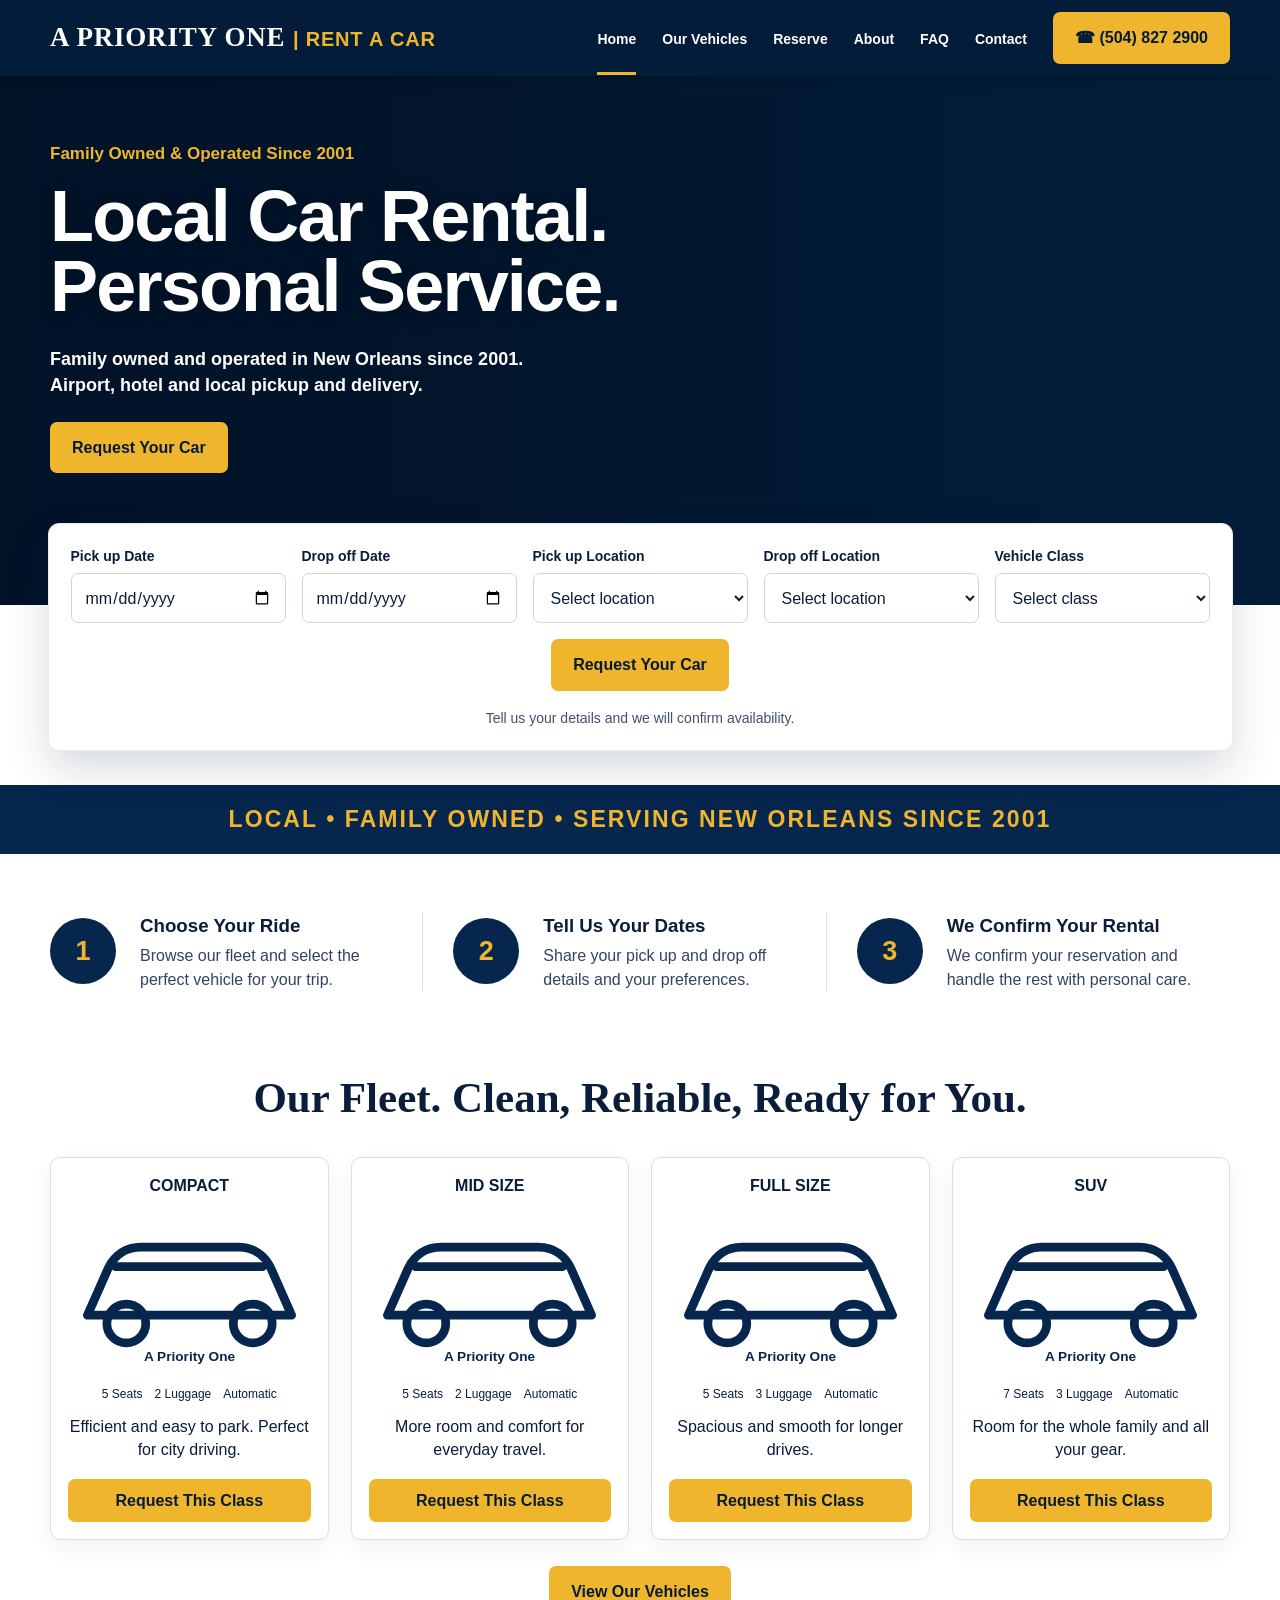
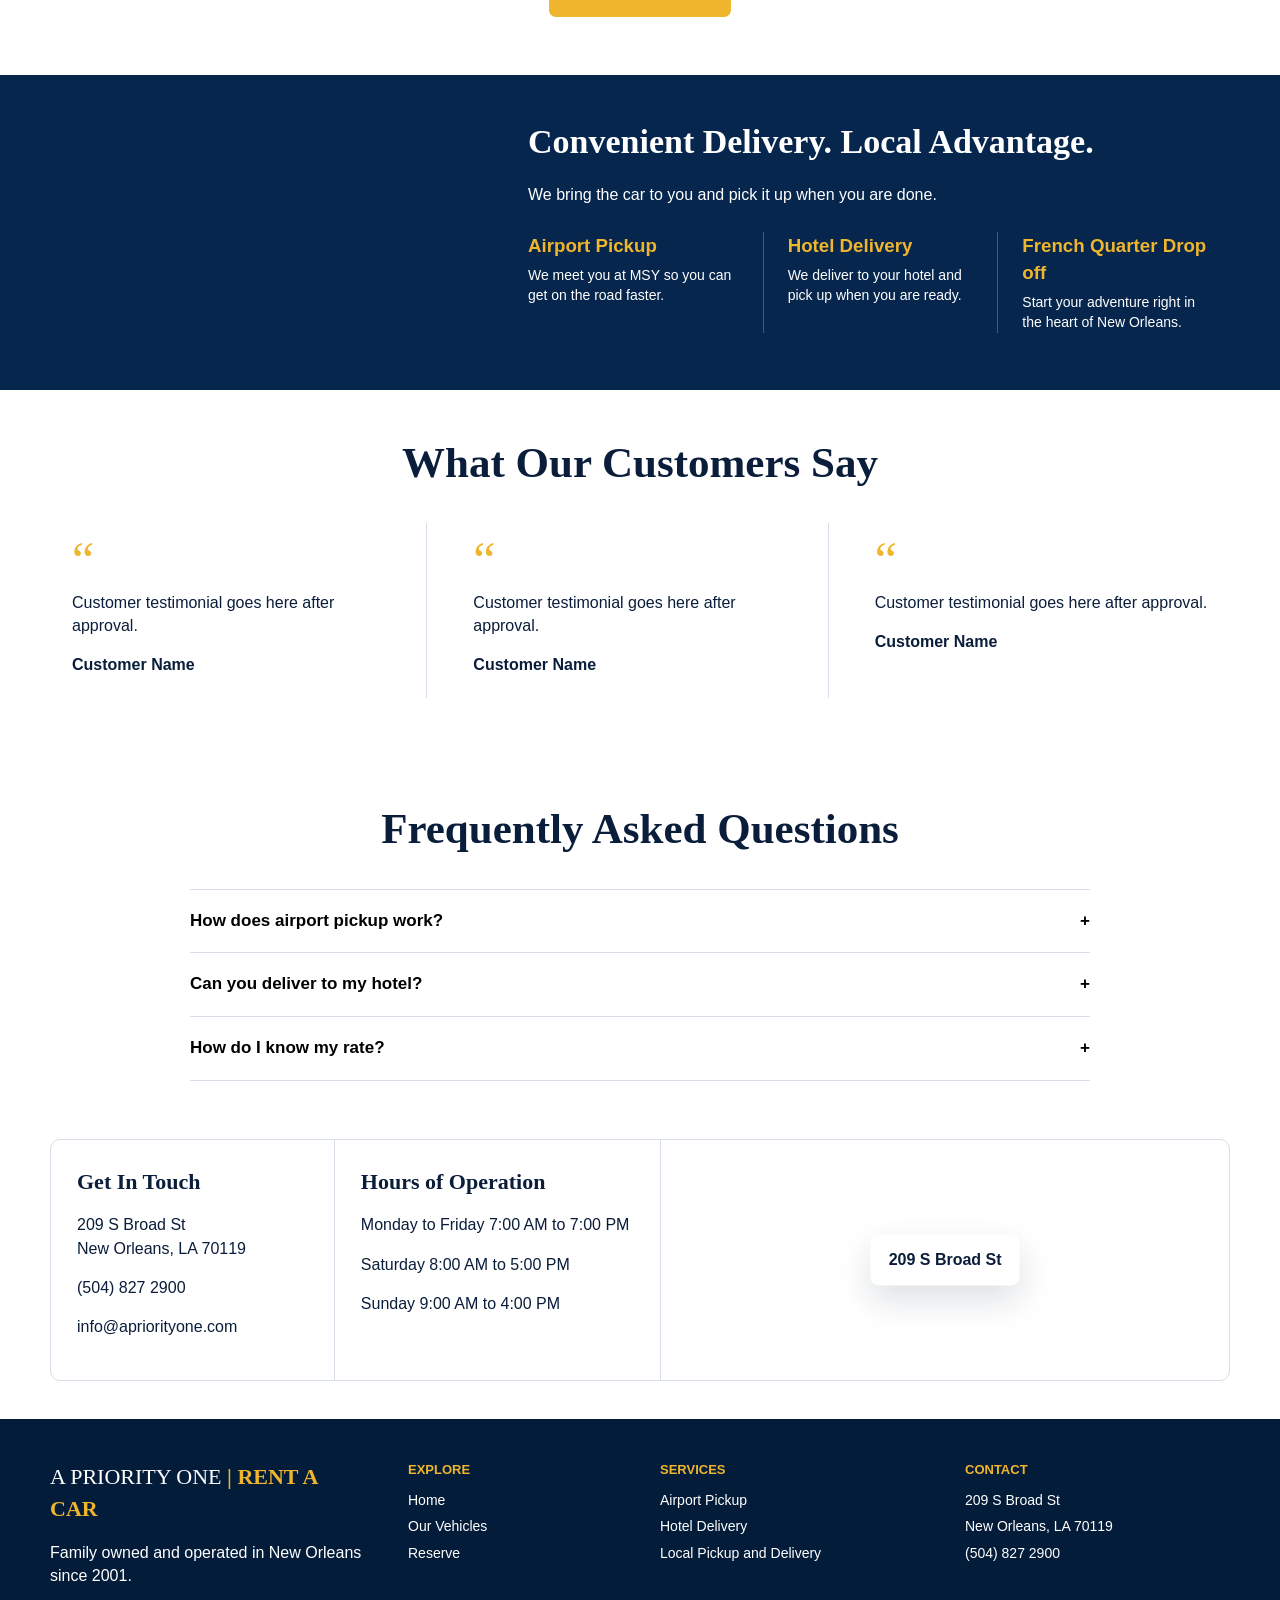
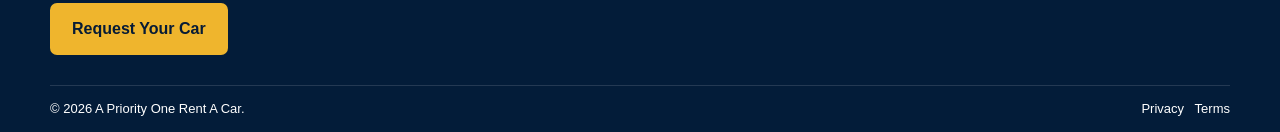
<file: index.html>
<!doctype html><html lang="en"><head><meta charset="utf-8"><meta name="viewport" content="width=device-width,initial-scale=1"><meta name="description" content="A Priority One Rent A Car in New Orleans. Family owned local car rentals with airport, hotel and local pickup and delivery."><title>A Priority One Rent A Car | New Orleans</title><link rel="stylesheet" href="/styles.css"></head><body class="home"><header class="site-header"><div class="container nav"><a class="brand" href="/">A PRIORITY ONE <strong>| RENT A CAR</strong></a><button class="menu-btn" data-menu-toggle aria-label="Open menu">☰</button><nav class="nav-links" data-nav-links><a class="active" href="/">Home</a><a href="/vehicles">Our Vehicles</a><a href="/reserve">Reserve</a><a href="#about">About</a><a href="#faq">FAQ</a><a href="#contact">Contact</a></nav><a class="phone-btn" href="tel:+15048272900">☎ (504) 827 2900</a></div></header><main><section class="hero hero-home"><div class="hero-content"><div class="hero-kicker">Family Owned &amp; Operated Since 2001</div><h1>Local Car Rental.<br>Personal Service.</h1><p>Family owned and operated in New Orleans since 2001.<br>Airport, hotel and local pickup and delivery.</p><a class="btn" href="/reserve">Request Your Car</a></div></section><form class="request-panel" data-reservation-form data-flow="quick"><div class="request-grid"><div class="field"><label>Pick up Date</label><input name="pickupDate" type="date" required></div><div class="field"><label>Drop off Date</label><input name="dropoffDate" type="date" required></div><div class="field"><label>Pick up Location</label><select name="pickupLocation" required><option value="">Select location</option><option>MSY Airport</option><option>Hotel Delivery</option><option>209 S Broad St</option><option>French Quarter</option><option>Other Local Address</option></select></div><div class="field"><label>Drop off Location</label><select name="dropoffLocation" required><option value="">Select location</option><option>MSY Airport</option><option>Hotel Pickup</option><option>209 S Broad St</option><option>French Quarter</option><option>Other Local Address</option></select></div><div class="field"><label>Vehicle Class</label><select name="vehicleClass" required><option value="">Select class</option><option>Compact</option><option>Mid size</option><option>Full size</option><option>SUV</option></select></div></div><div style="text-align:center;margin-top:16px"><button class="btn" type="submit">Request Your Car</button></div><p class="request-note">Tell us your details and we will confirm availability.</p></form><div class="brand-band">Local • Family Owned • Serving New Orleans Since 2001</div><section class="section"><div class="container steps"><div class="step"><div class="step-num">1</div><div><h3>Choose Your Ride</h3><p>Browse our fleet and select the perfect vehicle for your trip.</p></div></div><div class="step"><div class="step-num">2</div><div><h3>Tell Us Your Dates</h3><p>Share your pick up and drop off details and your preferences.</p></div></div><div class="step"><div class="step-num">3</div><div><h3>We Confirm Your Rental</h3><p>We confirm your reservation and handle the rest with personal care.</p></div></div></div></section><section class="section" style="padding-top:18px"><div class="container"><h2 class="section-title">Our Fleet. Clean, Reliable, Ready for You.</h2><div class="fleet-grid"><article class="vehicle-card"><div class="vehicle-top"><p class="eyebrow">Compact</p></div><div class="vehicle-image-wrap"><img class="vehicle-image" alt="Compact sedan" src="https://raw.githubusercontent.com/knoxkiminou1-byte/aafc-lander/a-priority-one-rent-a-car/priority-one-site/site/assets/fleet-1.webp"></div><div class="vehicle-meta"><span>5 Seats</span><span>2 Luggage</span><span>Automatic</span></div><p class="vehicle-desc">Efficient and easy to park. Perfect for city driving.</p><button class="btn" data-request-class="Compact">Request This Class</button></article><article class="vehicle-card"><div class="vehicle-top"><p class="eyebrow">Mid size</p></div><div class="vehicle-image-wrap"><img class="vehicle-image" alt="Mid size sedan" src="https://raw.githubusercontent.com/knoxkiminou1-byte/aafc-lander/a-priority-one-rent-a-car/priority-one-site/site/assets/fleet-2.webp"></div><div class="vehicle-meta"><span>5 Seats</span><span>2 Luggage</span><span>Automatic</span></div><p class="vehicle-desc">More room and comfort for everyday travel.</p><button class="btn" data-request-class="Mid size">Request This Class</button></article><article class="vehicle-card"><div class="vehicle-top"><p class="eyebrow">Full size</p></div><div class="vehicle-image-wrap"><img class="vehicle-image" alt="Full size sedan" src="https://raw.githubusercontent.com/knoxkiminou1-byte/aafc-lander/a-priority-one-rent-a-car/priority-one-site/site/assets/fleet-3.webp"></div><div class="vehicle-meta"><span>5 Seats</span><span>3 Luggage</span><span>Automatic</span></div><p class="vehicle-desc">Spacious and smooth for longer drives.</p><button class="btn" data-request-class="Full size">Request This Class</button></article><article class="vehicle-card"><div class="vehicle-top"><p class="eyebrow">SUV</p></div><div class="vehicle-image-wrap"><img class="vehicle-image" alt="SUV" src="https://raw.githubusercontent.com/knoxkiminou1-byte/aafc-lander/a-priority-one-rent-a-car/priority-one-site/site/assets/fleet-4.webp"></div><div class="vehicle-meta"><span>7 Seats</span><span>3 Luggage</span><span>Automatic</span></div><p class="vehicle-desc">Room for the whole family and all your gear.</p><button class="btn" data-request-class="SUV">Request This Class</button></article></div><div class="fleet-cta"><a class="btn" href="/vehicles">View Our Vehicles</a></div></div></section><section class="service-split" id="about"><div class="service-photo"></div><div class="service-copy"><h2>Convenient Delivery. Local Advantage.</h2><p>We bring the car to you and pick it up when you are done.</p><div class="service-features"><div class="service-feature"><h3>Airport Pickup</h3><p>We meet you at MSY so you can get on the road faster.</p></div><div class="service-feature"><h3>Hotel Delivery</h3><p>We deliver to your hotel and pick up when you are ready.</p></div><div class="service-feature"><h3>French Quarter Drop off</h3><p>Start your adventure right in the heart of New Orleans.</p></div></div></div></section><section class="testimonials"><div class="container"><h2 class="section-title">What Our Customers Say</h2><div class="testimonial-row"><div class="quote"><div class="quote-mark">“</div><p>Customer testimonial goes here after approval.</p><strong>Customer Name</strong></div><div class="quote"><div class="quote-mark">“</div><p>Customer testimonial goes here after approval.</p><strong>Customer Name</strong></div><div class="quote"><div class="quote-mark">“</div><p>Customer testimonial goes here after approval.</p><strong>Customer Name</strong></div></div></div></section><section class="section" id="faq"><div class="container"><h2 class="section-title">Frequently Asked Questions</h2><div class="faq-grid"><div class="faq-item"><button class="faq-question"><span>How does airport pickup work?</span><span>+</span></button><div class="faq-answer">Submit your trip details and the local team will coordinate your MSY pickup directly with you.</div></div><div class="faq-item"><button class="faq-question"><span>Can you deliver to my hotel?</span><span>+</span></button><div class="faq-answer">Yes. Hotel delivery and pickup are available. Share the hotel in your request so the team can confirm timing.</div></div><div class="faq-item"><button class="faq-question"><span>How do I know my rate?</span><span>+</span></button><div class="faq-answer">Send your dates, location and vehicle class. A Priority One will confirm availability and your rate personally.</div></div></div></div></section><section class="contact-strip" id="contact"><div class="contact-box"><h3>Get In Touch</h3><p>209 S Broad St<br>New Orleans, LA 70119</p><p><a href="tel:+15048272900">(504) 827 2900</a></p><p><a href="mailto:info@apriorityone.com">info@apriorityone.com</a></p></div><div class="contact-box"><h3>Hours of Operation</h3><p>Monday to Friday 7:00 AM to 7:00 PM</p><p>Saturday 8:00 AM to 5:00 PM</p><p>Sunday 9:00 AM to 4:00 PM</p></div><a class="map-box" target="_blank" rel="noopener" href="https://www.google.com/maps/search/?api=1&query=209+S+Broad+St+New+Orleans+LA+70119"><iframe title="Map to A Priority One" loading="lazy" src="https://www.google.com/maps?q=209%20S%20Broad%20St%2C%20New%20Orleans%2C%20LA%2070119&output=embed"></iframe><span class="map-pin">209 S Broad St</span></a></section></main><footer class="site-footer"><div class="container footer-top"><div><div class="footer-brand">A PRIORITY ONE <strong>| RENT A CAR</strong></div><p>Family owned and operated in New Orleans since 2001.</p><a class="btn" href="/reserve">Request Your Car</a></div><div class="footer-col"><h4>Explore</h4><a href="/">Home</a><a href="/vehicles">Our Vehicles</a><a href="/reserve">Reserve</a></div><div class="footer-col"><h4>Services</h4><p>Airport Pickup</p><p>Hotel Delivery</p><p>Local Pickup and Delivery</p></div><div class="footer-col"><h4>Contact</h4><p>209 S Broad St</p><p>New Orleans, LA 70119</p><p>(504) 827 2900</p></div></div><div class="container footer-bottom"><span>© 2026 A Priority One Rent A Car.</span><span><a href="/privacy">Privacy</a> &nbsp; <a href="/terms">Terms</a></span></div></footer><div class="mobile-actions"><a href="tel:+15048272900">Call</a><a href="/reserve">Request Your Car</a></div><script src="/script.js"></script></body></html>
</file>
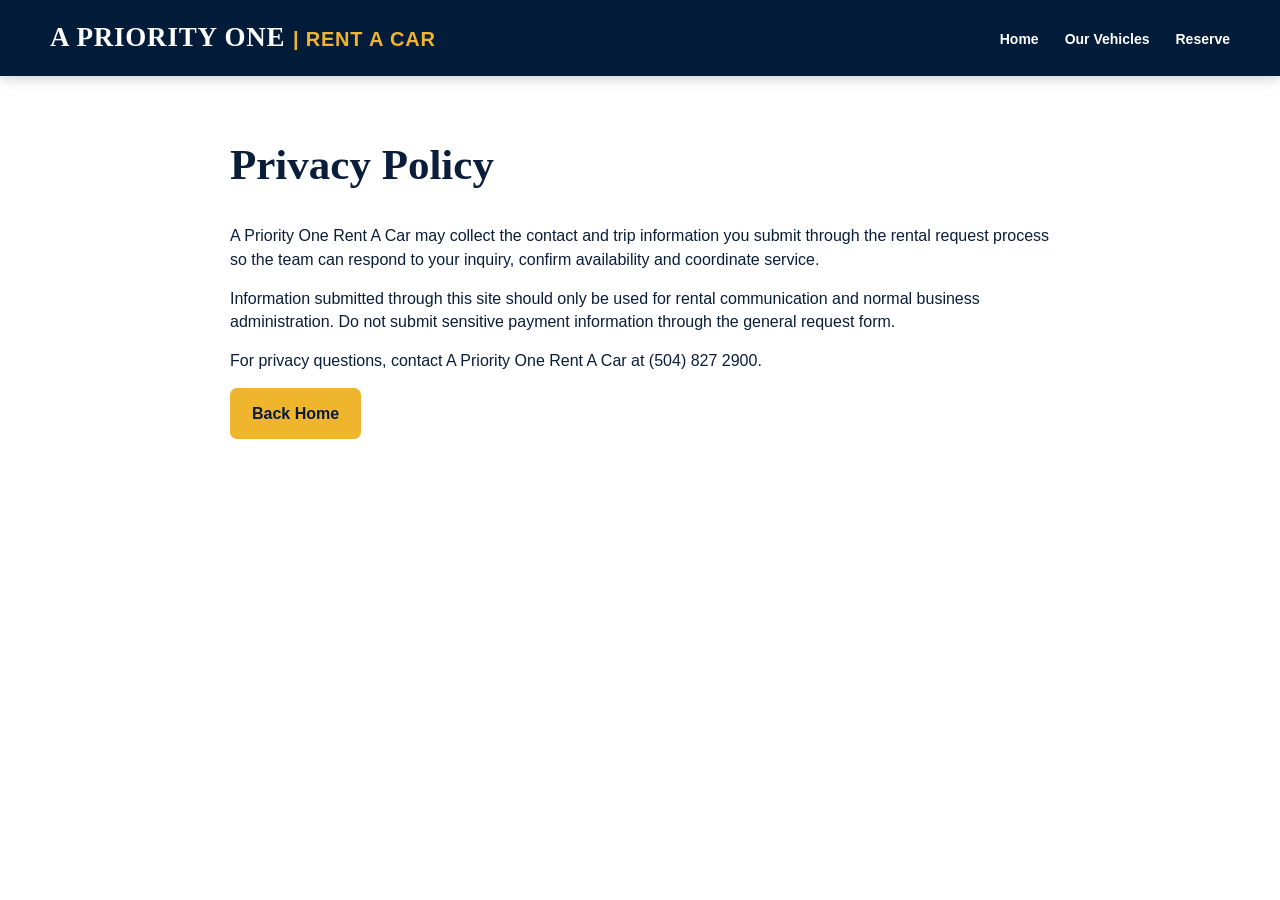
<file: privacy.html>
<!doctype html><html lang="en"><head><meta charset="utf-8"><meta name="viewport" content="width=device-width,initial-scale=1"><title>Privacy | A Priority One Rent A Car</title><link rel="stylesheet" href="/styles.css"></head><body><header class="site-header"><div class="container nav"><a class="brand" href="/">A PRIORITY ONE <strong>| RENT A CAR</strong></a><nav class="nav-links" style="margin-left:auto"><a href="/">Home</a><a href="/vehicles">Our Vehicles</a><a href="/reserve">Reserve</a></nav></div></header><main class="section"><div class="container" style="max-width:820px"><h1 class="section-title" style="text-align:left">Privacy Policy</h1><p>A Priority One Rent A Car may collect the contact and trip information you submit through the rental request process so the team can respond to your inquiry, confirm availability and coordinate service.</p><p>Information submitted through this site should only be used for rental communication and normal business administration. Do not submit sensitive payment information through the general request form.</p><p>For privacy questions, contact A Priority One Rent A Car at <a href="tel:+15048272900">(504) 827 2900</a>.</p><p><a class="btn" href="/">Back Home</a></p></div></main></body></html>
</file>
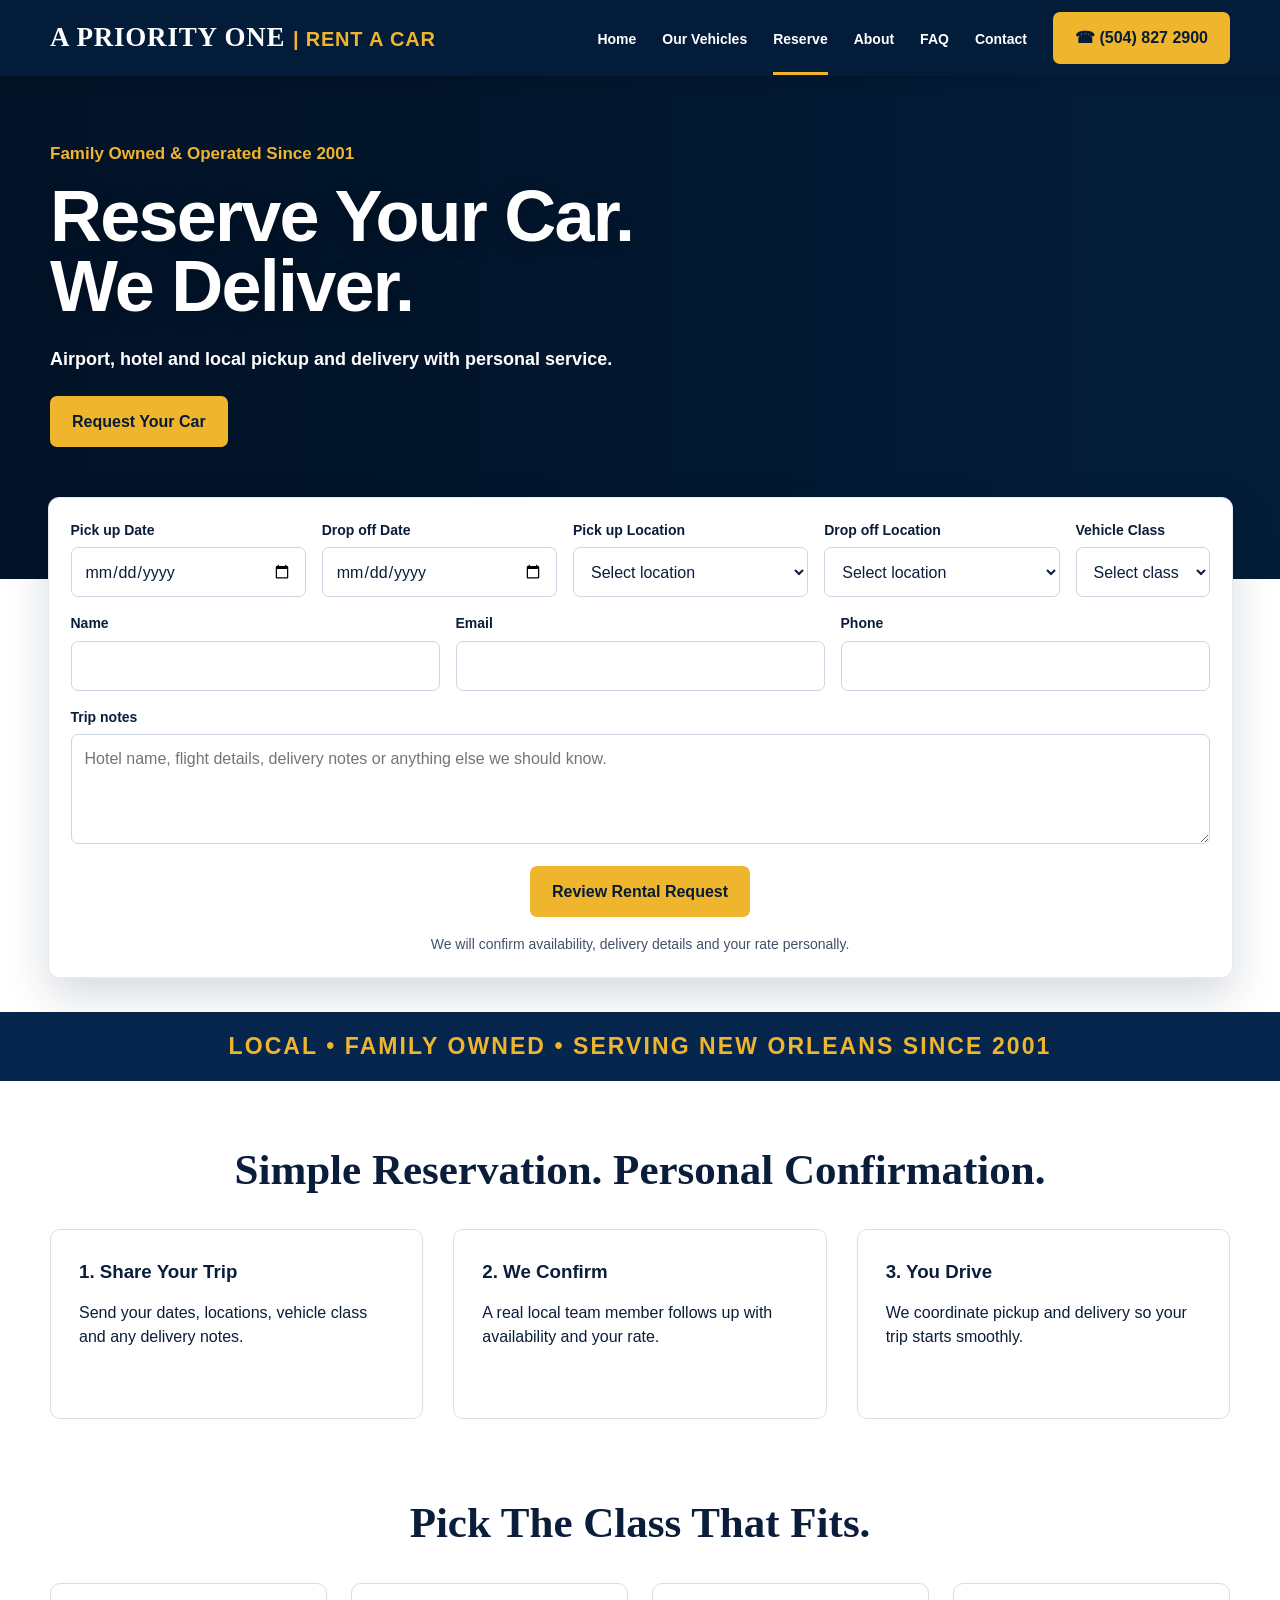
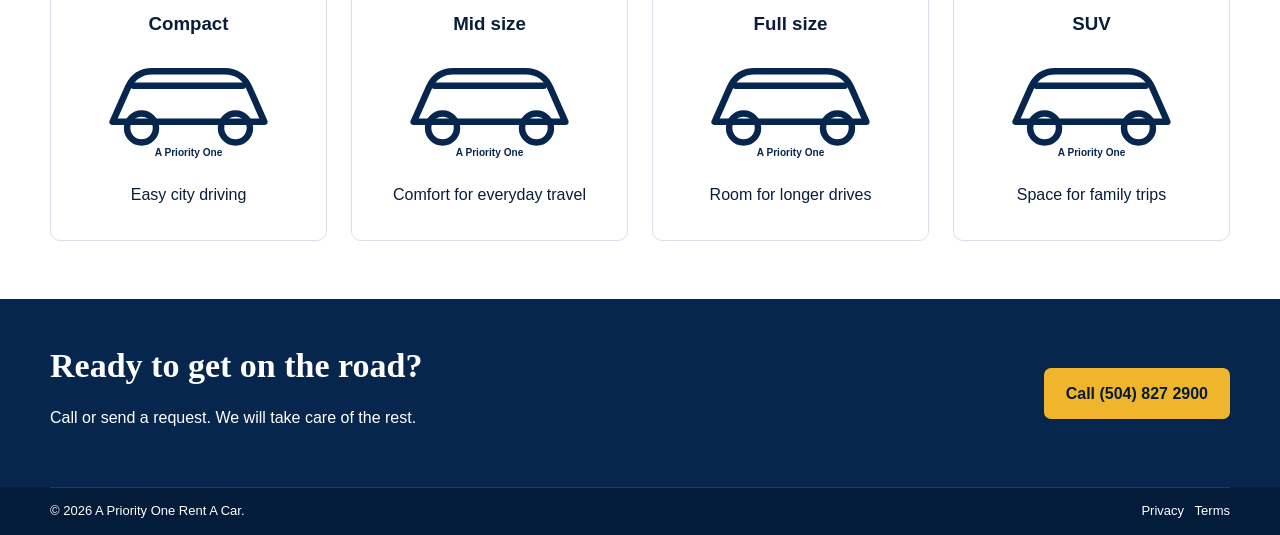
<file: reserve.html>
<!doctype html><html lang="en"><head><meta charset="utf-8"><meta name="viewport" content="width=device-width,initial-scale=1"><meta name="description" content="Request a rental from A Priority One Rent A Car in New Orleans."><title>Reserve | A Priority One Rent A Car</title><link rel="stylesheet" href="/styles.css"></head><body class="reserve"><header class="site-header"><div class="container nav"><a class="brand" href="/">A PRIORITY ONE <strong>| RENT A CAR</strong></a><button class="menu-btn" data-menu-toggle aria-label="Open menu">☰</button><nav class="nav-links" data-nav-links><a href="/">Home</a><a href="/vehicles">Our Vehicles</a><a class="active" href="/reserve">Reserve</a><a href="/#about">About</a><a href="/#faq">FAQ</a><a href="/#contact">Contact</a></nav><a class="phone-btn" href="tel:+15048272900">☎ (504) 827 2900</a></div></header><main><section class="hero hero-reserve"><div class="hero-content"><div class="hero-kicker">Family Owned &amp; Operated Since 2001</div><h1>Reserve Your Car.<br>We Deliver.</h1><p>Airport, hotel and local pickup and delivery with personal service.</p><a class="btn" href="#request">Request Your Car</a></div></section><form class="request-panel" id="request" data-reservation-form><div class="request-grid reserve-grid"><div class="field"><label>Pick up Date</label><input name="pickupDate" type="date" required></div><div class="field"><label>Drop off Date</label><input name="dropoffDate" type="date" required></div><div class="field"><label>Pick up Location</label><select name="pickupLocation" required><option value="">Select location</option><option>MSY Airport</option><option>Hotel Delivery</option><option>209 S Broad St</option><option>French Quarter</option><option>Other Local Address</option></select></div><div class="field"><label>Drop off Location</label><select name="dropoffLocation" required><option value="">Select location</option><option>MSY Airport</option><option>Hotel Pickup</option><option>209 S Broad St</option><option>French Quarter</option><option>Other Local Address</option></select></div><div class="field"><label>Vehicle Class</label><select name="vehicleClass" required><option value="">Select class</option><option>Compact</option><option>Mid size</option><option>Full size</option><option>SUV</option></select></div></div><div style="display:grid;grid-template-columns:repeat(3,1fr);gap:16px;margin-top:16px"><div class="field"><label>Name</label><input name="name" autocomplete="name" required></div><div class="field"><label>Email</label><input name="email" type="email" autocomplete="email" required></div><div class="field"><label>Phone</label><input name="phone" type="tel" autocomplete="tel" required></div></div><div class="field" style="margin-top:16px"><label>Trip notes</label><textarea name="notes" placeholder="Hotel name, flight details, delivery notes or anything else we should know."></textarea></div><div style="text-align:center;margin-top:16px"><button class="btn" type="submit">Review Rental Request</button></div><p class="request-note">We will confirm availability, delivery details and your rate personally.</p></form><div class="brand-band">Local • Family Owned • Serving New Orleans Since 2001</div><section class="section"><div class="container"><h2 class="section-title">Simple Reservation. Personal Confirmation.</h2><div class="reserve-steps"><div class="reserve-step-card"><h3>1. Share Your Trip</h3><p>Send your dates, locations, vehicle class and any delivery notes.</p></div><div class="reserve-step-card"><h3>2. We Confirm</h3><p>A real local team member follows up with availability and your rate.</p></div><div class="reserve-step-card"><h3>3. You Drive</h3><p>We coordinate pickup and delivery so your trip starts smoothly.</p></div></div></div></section><section class="section" style="padding-top:15px"><div class="container"><h2 class="section-title">Pick The Class That Fits.</h2><div class="reserve-class-grid"><div class="reserve-class" data-vehicle-class="Compact"><h3>Compact</h3><img src="https://raw.githubusercontent.com/knoxkiminou1-byte/aafc-lander/a-priority-one-rent-a-car/priority-one-site/site/assets/fleet-1.webp" alt="Compact sedan"><p>Easy city driving</p></div><div class="reserve-class" data-vehicle-class="Mid size"><h3>Mid size</h3><img src="https://raw.githubusercontent.com/knoxkiminou1-byte/aafc-lander/a-priority-one-rent-a-car/priority-one-site/site/assets/fleet-2.webp" alt="Mid size sedan"><p>Comfort for everyday travel</p></div><div class="reserve-class" data-vehicle-class="Full size"><h3>Full size</h3><img src="https://raw.githubusercontent.com/knoxkiminou1-byte/aafc-lander/a-priority-one-rent-a-car/priority-one-site/site/assets/fleet-3.webp" alt="Full size sedan"><p>Room for longer drives</p></div><div class="reserve-class" data-vehicle-class="SUV"><h3>SUV</h3><img src="https://raw.githubusercontent.com/knoxkiminou1-byte/aafc-lander/a-priority-one-rent-a-car/priority-one-site/site/assets/fleet-4.webp" alt="SUV"><p>Space for family trips</p></div></div></div></section><section class="cta-band"><div class="container cta-row"><div><h2>Ready to get on the road?</h2><p>Call or send a request. We will take care of the rest.</p></div><a class="btn" href="tel:+15048272900">Call (504) 827 2900</a></div></section></main><footer class="site-footer"><div class="container footer-bottom"><span>© 2026 A Priority One Rent A Car.</span><span><a href="/privacy">Privacy</a> &nbsp; <a href="/terms">Terms</a></span></div></footer><div class="mobile-actions"><a href="tel:+15048272900">Call</a><a href="#request">Request Your Car</a></div><div class="modal" data-modal><div class="modal-card"><h2>Ready to Send</h2><p data-reservation-summary>Your rental request is ready.</p><div class="modal-actions"><a class="btn" data-email-request href="mailto:info@apriorityone.com">Email Request</a><a class="btn" href="tel:+15048272900">Call Now</a><button class="btn" type="button" data-close-modal>Keep Editing</button></div></div></div><script src="/script.js"></script></body></html>
</file>
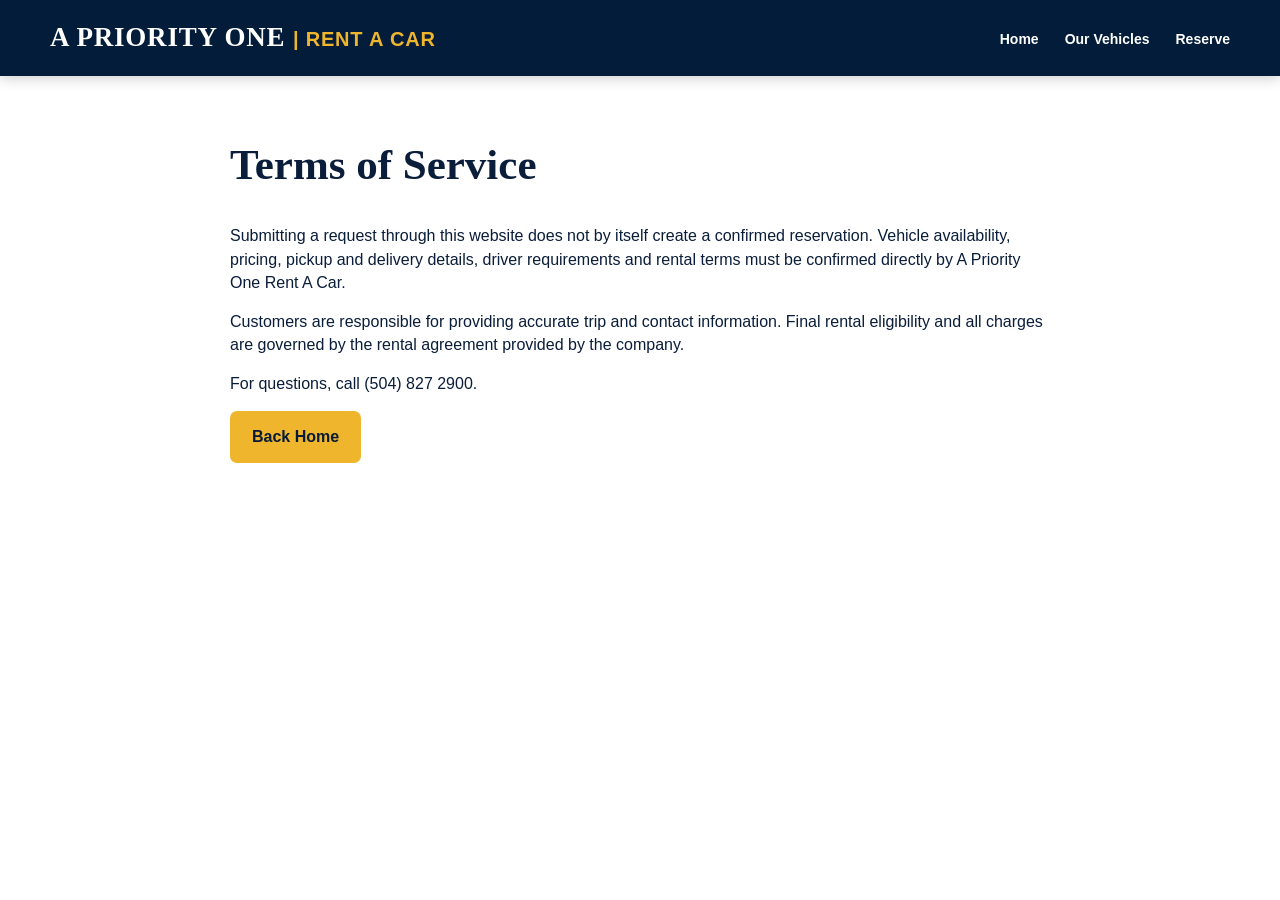
<file: terms.html>
<!doctype html><html lang="en"><head><meta charset="utf-8"><meta name="viewport" content="width=device-width,initial-scale=1"><title>Terms | A Priority One Rent A Car</title><link rel="stylesheet" href="/styles.css"></head><body><header class="site-header"><div class="container nav"><a class="brand" href="/">A PRIORITY ONE <strong>| RENT A CAR</strong></a><nav class="nav-links" style="margin-left:auto"><a href="/">Home</a><a href="/vehicles">Our Vehicles</a><a href="/reserve">Reserve</a></nav></div></header><main class="section"><div class="container" style="max-width:820px"><h1 class="section-title" style="text-align:left">Terms of Service</h1><p>Submitting a request through this website does not by itself create a confirmed reservation. Vehicle availability, pricing, pickup and delivery details, driver requirements and rental terms must be confirmed directly by A Priority One Rent A Car.</p><p>Customers are responsible for providing accurate trip and contact information. Final rental eligibility and all charges are governed by the rental agreement provided by the company.</p><p>For questions, call <a href="tel:+15048272900">(504) 827 2900</a>.</p><p><a class="btn" href="/">Back Home</a></p></div></main></body></html>
</file>
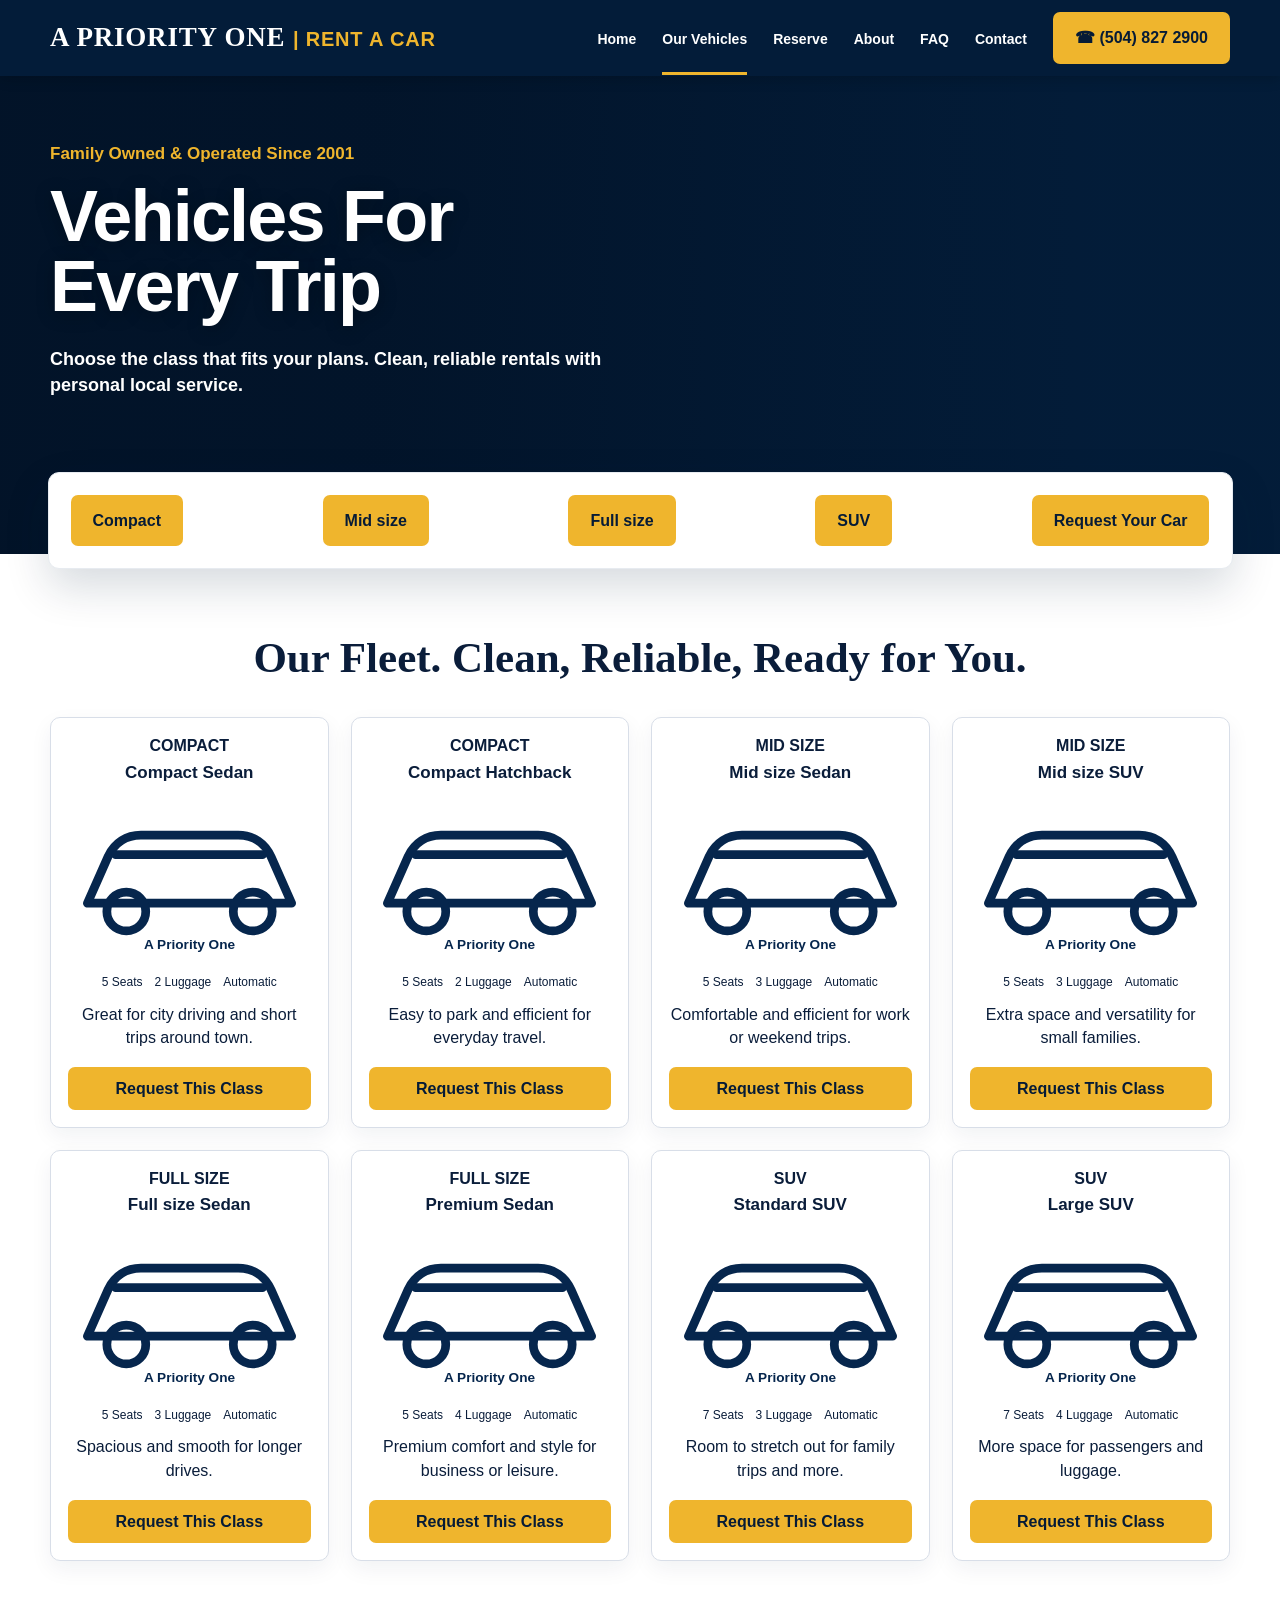
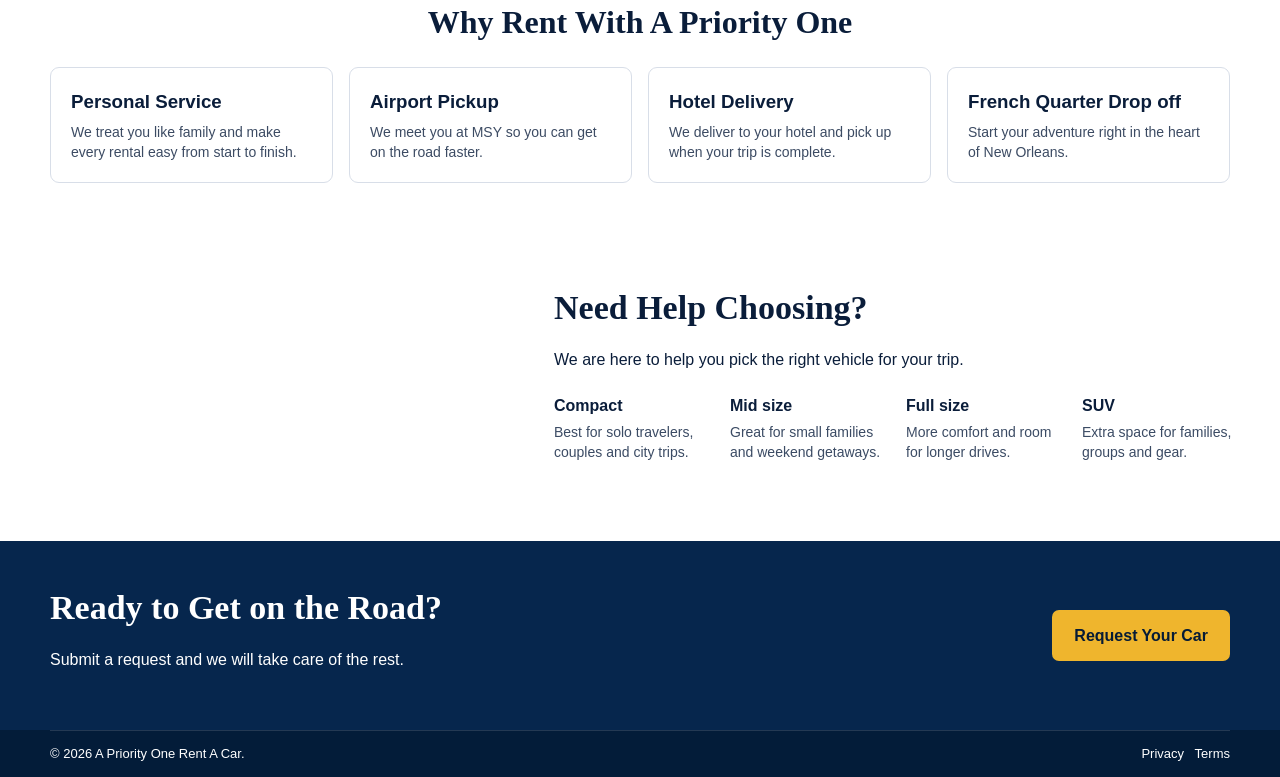
<file: vehicles.html>
<!doctype html><html lang="en"><head><meta charset="utf-8"><meta name="viewport" content="width=device-width,initial-scale=1"><meta name="description" content="Browse A Priority One Rent A Car vehicle classes in New Orleans."><title>Our Vehicles | A Priority One Rent A Car</title><link rel="stylesheet" href="/styles.css"></head><body class="vehicles"><header class="site-header"><div class="container nav"><a class="brand" href="/">A PRIORITY ONE <strong>| RENT A CAR</strong></a><button class="menu-btn" data-menu-toggle aria-label="Open menu">☰</button><nav class="nav-links" data-nav-links><a href="/">Home</a><a class="active" href="/vehicles">Our Vehicles</a><a href="/reserve">Reserve</a><a href="/#about">About</a><a href="/#faq">FAQ</a><a href="/#contact">Contact</a></nav><a class="phone-btn" href="tel:+15048272900">☎ (504) 827 2900</a></div></header><main><section class="hero hero-vehicles"><div class="hero-content"><div class="hero-kicker">Family Owned &amp; Operated Since 2001</div><h1>Vehicles For<br>Every Trip</h1><p>Choose the class that fits your plans. Clean, reliable rentals with personal local service.</p></div></section><div class="request-panel" style="display:flex;gap:10px;align-items:center;justify-content:space-between;flex-wrap:wrap"><button class="btn" data-filter-class="Compact">Compact</button><button class="btn" data-filter-class="Mid size">Mid size</button><button class="btn" data-filter-class="Full size">Full size</button><button class="btn" data-filter-class="SUV">SUV</button><a class="btn" href="/reserve">Request Your Car</a></div><section class="section"><div class="container"><h2 class="section-title">Our Fleet. Clean, Reliable, Ready for You.</h2><div class="fleet-grid"><article class="vehicle-card" data-vehicle-class="Compact"><div class="vehicle-top"><p class="eyebrow">Compact</p><h3>Compact Sedan</h3></div><div class="vehicle-image-wrap"><img class="vehicle-image" src="https://raw.githubusercontent.com/knoxkiminou1-byte/aafc-lander/a-priority-one-rent-a-car/priority-one-site/site/assets/fleet-1.webp" alt="Compact sedan"></div><div class="vehicle-meta"><span>5 Seats</span><span>2 Luggage</span><span>Automatic</span></div><p class="vehicle-desc">Great for city driving and short trips around town.</p><button class="btn" data-request-class="Compact">Request This Class</button></article><article class="vehicle-card" data-vehicle-class="Compact"><div class="vehicle-top"><p class="eyebrow">Compact</p><h3>Compact Hatchback</h3></div><div class="vehicle-image-wrap"><img class="vehicle-image" src="https://raw.githubusercontent.com/knoxkiminou1-byte/aafc-lander/a-priority-one-rent-a-car/priority-one-site/site/assets/fleet-2.webp" alt="Compact hatchback"></div><div class="vehicle-meta"><span>5 Seats</span><span>2 Luggage</span><span>Automatic</span></div><p class="vehicle-desc">Easy to park and efficient for everyday travel.</p><button class="btn" data-request-class="Compact">Request This Class</button></article><article class="vehicle-card" data-vehicle-class="Mid size"><div class="vehicle-top"><p class="eyebrow">Mid size</p><h3>Mid size Sedan</h3></div><div class="vehicle-image-wrap"><img class="vehicle-image" src="https://raw.githubusercontent.com/knoxkiminou1-byte/aafc-lander/a-priority-one-rent-a-car/priority-one-site/site/assets/fleet-2.webp" alt="Mid size sedan"></div><div class="vehicle-meta"><span>5 Seats</span><span>3 Luggage</span><span>Automatic</span></div><p class="vehicle-desc">Comfortable and efficient for work or weekend trips.</p><button class="btn" data-request-class="Mid size">Request This Class</button></article><article class="vehicle-card" data-vehicle-class="Mid size"><div class="vehicle-top"><p class="eyebrow">Mid size</p><h3>Mid size SUV</h3></div><div class="vehicle-image-wrap"><img class="vehicle-image" src="https://raw.githubusercontent.com/knoxkiminou1-byte/aafc-lander/a-priority-one-rent-a-car/priority-one-site/site/assets/fleet-4.webp" alt="Mid size SUV"></div><div class="vehicle-meta"><span>5 Seats</span><span>3 Luggage</span><span>Automatic</span></div><p class="vehicle-desc">Extra space and versatility for small families.</p><button class="btn" data-request-class="Mid size">Request This Class</button></article><article class="vehicle-card" data-vehicle-class="Full size"><div class="vehicle-top"><p class="eyebrow">Full size</p><h3>Full size Sedan</h3></div><div class="vehicle-image-wrap"><img class="vehicle-image" src="https://raw.githubusercontent.com/knoxkiminou1-byte/aafc-lander/a-priority-one-rent-a-car/priority-one-site/site/assets/fleet-3.webp" alt="Full size sedan"></div><div class="vehicle-meta"><span>5 Seats</span><span>3 Luggage</span><span>Automatic</span></div><p class="vehicle-desc">Spacious and smooth for longer drives.</p><button class="btn" data-request-class="Full size">Request This Class</button></article><article class="vehicle-card" data-vehicle-class="Full size"><div class="vehicle-top"><p class="eyebrow">Full size</p><h3>Premium Sedan</h3></div><div class="vehicle-image-wrap"><img class="vehicle-image" src="https://raw.githubusercontent.com/knoxkiminou1-byte/aafc-lander/a-priority-one-rent-a-car/priority-one-site/site/assets/fleet-1.webp" alt="Premium sedan"></div><div class="vehicle-meta"><span>5 Seats</span><span>4 Luggage</span><span>Automatic</span></div><p class="vehicle-desc">Premium comfort and style for business or leisure.</p><button class="btn" data-request-class="Full size">Request This Class</button></article><article class="vehicle-card" data-vehicle-class="SUV"><div class="vehicle-top"><p class="eyebrow">SUV</p><h3>Standard SUV</h3></div><div class="vehicle-image-wrap"><img class="vehicle-image" src="https://raw.githubusercontent.com/knoxkiminou1-byte/aafc-lander/a-priority-one-rent-a-car/priority-one-site/site/assets/fleet-4.webp" alt="Standard SUV"></div><div class="vehicle-meta"><span>7 Seats</span><span>3 Luggage</span><span>Automatic</span></div><p class="vehicle-desc">Room to stretch out for family trips and more.</p><button class="btn" data-request-class="SUV">Request This Class</button></article><article class="vehicle-card" data-vehicle-class="SUV"><div class="vehicle-top"><p class="eyebrow">SUV</p><h3>Large SUV</h3></div><div class="vehicle-image-wrap"><img class="vehicle-image" src="https://raw.githubusercontent.com/knoxkiminou1-byte/aafc-lander/a-priority-one-rent-a-car/priority-one-site/site/assets/fleet-4.webp" alt="Large SUV"></div><div class="vehicle-meta"><span>7 Seats</span><span>4 Luggage</span><span>Automatic</span></div><p class="vehicle-desc">More space for passengers and luggage.</p><button class="btn" data-request-class="SUV">Request This Class</button></article></div><h2 class="why-title">Why Rent With A Priority One</h2><div class="why-grid"><div class="why-card"><h3>Personal Service</h3><p>We treat you like family and make every rental easy from start to finish.</p></div><div class="why-card"><h3>Airport Pickup</h3><p>We meet you at MSY so you can get on the road faster.</p></div><div class="why-card"><h3>Hotel Delivery</h3><p>We deliver to your hotel and pick up when your trip is complete.</p></div><div class="why-card"><h3>French Quarter Drop off</h3><p>Start your adventure right in the heart of New Orleans.</p></div></div></div></section><section class="chooser"><div class="chooser-photo"></div><div class="chooser-copy"><h2>Need Help Choosing?</h2><p>We are here to help you pick the right vehicle for your trip.</p><div class="chooser-grid"><div><h3>Compact</h3><p>Best for solo travelers, couples and city trips.</p></div><div><h3>Mid size</h3><p>Great for small families and weekend getaways.</p></div><div><h3>Full size</h3><p>More comfort and room for longer drives.</p></div><div><h3>SUV</h3><p>Extra space for families, groups and gear.</p></div></div></div></section><section class="cta-band"><div class="container cta-row"><div><h2>Ready to Get on the Road?</h2><p>Submit a request and we will take care of the rest.</p></div><a class="btn" href="/reserve">Request Your Car</a></div></section></main><footer class="site-footer"><div class="container footer-bottom"><span>© 2026 A Priority One Rent A Car.</span><span><a href="/privacy">Privacy</a> &nbsp; <a href="/terms">Terms</a></span></div></footer><div class="mobile-actions"><a href="tel:+15048272900">Call</a><a href="/reserve">Request Your Car</a></div><script src="/script.js"></script></body></html>
</file>
<file: styles.css>
:root{--navy:#06264d;--navy2:#031c39;--gold:#efb52d;--ink:#0a1d3a;--line:#d8dee8;--soft:#f7f8fa;--white:#fff;--shadow:0 14px 34px rgba(3,28,57,.14);--max:1180px}*{box-sizing:border-box}html{scroll-behavior:smooth}body{margin:0;font-family:Arial,Helvetica,sans-serif;color:var(--ink);background:#fff;line-height:1.45;overflow-x:hidden}a{color:inherit;text-decoration:none}img{display:block;max-width:100%}button,input,select,textarea{font:inherit}.container{width:min(var(--max),calc(100% - 40px));margin:auto}.site-header{position:sticky;top:0;z-index:50;background:var(--navy2);color:#fff;box-shadow:0 3px 12px rgba(0,0,0,.18)}.nav{height:76px;display:flex;align-items:center;gap:26px}.brand{margin-right:auto;font-family:Georgia,serif;font-weight:700;font-size:27px;letter-spacing:.03em;white-space:nowrap}.brand strong{font-family:Arial,sans-serif;color:var(--gold);font-size:20px}.nav-links{display:flex;gap:26px;font-weight:700;font-size:14px}.nav-links a{padding:28px 0 23px;border-bottom:3px solid transparent}.nav-links a:hover,.nav-links a.active{border-color:var(--gold)}.phone-btn,.btn{display:inline-flex;align-items:center;justify-content:center;background:var(--gold);color:#061b36;border:0;border-radius:7px;font-weight:900;padding:14px 22px;cursor:pointer}.btn:hover,.phone-btn:hover{background:#f8c547}.menu-btn{display:none;background:transparent;color:#fff;border:0;font-size:28px}.hero{position:relative;min-height:430px;background-size:cover;background-position:center;color:#fff}.hero:before{content:"";position:absolute;inset:0;background:linear-gradient(90deg,rgba(2,19,40,.98) 0%,rgba(2,19,40,.84) 39%,rgba(2,19,40,.28) 72%,rgba(2,19,40,.08) 100%)}.hero-home{background-image:url('https://raw.githubusercontent.com/knoxkiminou1-byte/aafc-lander/a-priority-one-rent-a-car/priority-one-site/site/assets/hero-home.webp')}.hero-vehicles{background-image:url('https://raw.githubusercontent.com/knoxkiminou1-byte/aafc-lander/a-priority-one-rent-a-car/priority-one-site/site/assets/hero-vehicles.webp')}.hero-reserve{background-image:url('https://raw.githubusercontent.com/knoxkiminou1-byte/aafc-lander/a-priority-one-rent-a-car/priority-one-site/site/assets/hero-reserve.webp')}.hero-content{position:relative;z-index:1;width:min(var(--max),calc(100% - 40px));margin:auto;padding:66px 0 132px}.hero-kicker{color:var(--gold);font-weight:900;font-size:17px;margin-bottom:14px}.hero h1{margin:0;max-width:620px;font-size:clamp(48px,6vw,72px);line-height:.98;letter-spacing:-.025em}.hero p{font-size:18px;font-weight:700;max-width:590px;margin:24px 0}.request-panel{position:relative;z-index:10;width:min(1185px,calc(100% - 40px));margin:-82px auto 0;background:#fff;border:1px solid #edf0f4;border-radius:11px;box-shadow:var(--shadow);padding:22px}.request-grid{display:grid;grid-template-columns:repeat(5,1fr);gap:16px;align-items:end}.request-grid.reserve-grid{grid-template-columns:repeat(4,1fr) auto}.field label{display:block;font-weight:800;font-size:14px;margin-bottom:7px}.field input,.field select,.field textarea{width:100%;min-height:50px;padding:0 13px;border:1px solid #ccd5e2;border-radius:7px;background:#fff;color:var(--ink)}.field textarea{padding-top:12px;min-height:110px}.request-note{text-align:center;color:#42516a;font-size:14px;margin:17px 0 0}.brand-band{margin-top:34px;background:var(--navy);color:var(--gold);padding:18px 12px;text-align:center;font-size:clamp(15px,2vw,23px);font-weight:900;letter-spacing:.09em;text-transform:uppercase}.section{padding:58px 0}.section-title{font-family:Georgia,serif;text-align:center;font-size:clamp(29px,4vw,43px);margin:0 0 28px}.steps{display:grid;grid-template-columns:repeat(3,1fr);gap:30px}.step{display:grid;grid-template-columns:72px 1fr;gap:18px;align-items:center;padding-right:25px;border-right:1px solid var(--line)}.step:last-child{border:0}.step-num{width:66px;height:66px;border-radius:50%;background:var(--navy);color:var(--gold);display:grid;place-items:center;font-size:27px;font-weight:900}.step h3{margin:0 0 5px}.step p{margin:0;color:#34445e}.fleet-grid{display:grid;grid-template-columns:repeat(4,1fr);gap:22px}.vehicle-card{border:1px solid #d6dde7;border-radius:10px;background:#fff;overflow:hidden;display:flex;flex-direction:column;box-shadow:0 8px 22px rgba(4,31,65,.06)}.vehicle-top{text-align:center;padding:16px 16px 4px}.vehicle-top .eyebrow{font-weight:900;text-transform:uppercase;margin:0}.vehicle-top h3{margin:3px 0 0;font-size:17px}.vehicle-image-wrap{height:158px;display:flex;align-items:center;justify-content:center;background:#fff;overflow:hidden}.vehicle-image{width:100%;height:100%;object-fit:contain;padding:6px 10px}.vehicle-meta{display:flex;justify-content:center;gap:12px;flex-wrap:wrap;font-size:12px;margin:10px 10px 0}.vehicle-desc{text-align:center;margin:0;padding:11px 18px 18px;flex:1}.vehicle-card .btn{margin:0 17px 17px;padding:10px}.fleet-cta{text-align:center;margin-top:26px}.service-split{display:grid;grid-template-columns:.9fr 1.5fr;background:var(--navy);color:#fff}.service-photo{min-height:315px;background:url('https://raw.githubusercontent.com/knoxkiminou1-byte/aafc-lander/a-priority-one-rent-a-car/priority-one-site/site/assets/nola-service.webp') center/cover}.service-copy{padding:42px 48px}.service-copy h2,.chooser-copy h2,.cta-row h2{font-family:Georgia,serif;font-size:34px;margin:0 0 8px}.service-features{display:grid;grid-template-columns:repeat(3,1fr);margin-top:26px}.service-feature{padding:0 24px;border-left:1px solid rgba(255,255,255,.25)}.service-feature:first-child{border:0;padding-left:0}.service-feature h3{color:var(--gold);margin:0 0 6px}.service-feature p{font-size:14px;margin:0}.why-title{font-family:Georgia,serif;text-align:center;font-size:32px;margin:38px 0 22px}.why-grid{display:grid;grid-template-columns:repeat(4,1fr);gap:16px}.why-card{border:1px solid var(--line);border-radius:9px;padding:20px}.why-card h3{margin:0 0 6px}.why-card p{margin:0;font-size:14px;color:#3c4b63}.chooser{display:grid;grid-template-columns:.8fr 1.2fr}.chooser-photo{min-height:300px;background:url('https://raw.githubusercontent.com/knoxkiminou1-byte/aafc-lander/a-priority-one-rent-a-car/priority-one-site/site/assets/french-quarter.webp') center/cover}.chooser-copy{padding:42px}.chooser-grid{display:grid;grid-template-columns:repeat(4,1fr);gap:20px;margin-top:22px}.chooser-grid h3{font-size:16px;margin:0 0 5px}.chooser-grid p{font-size:14px;color:#3b4b64;margin:0}.testimonials{padding:42px 0}.testimonial-row{display:grid;grid-template-columns:repeat(3,1fr);gap:24px}.quote{padding:22px;border-right:1px solid var(--line)}.quote:last-child{border:0}.quote-mark{font:50px/.6 Georgia,serif;color:var(--gold)}.contact-strip{width:min(var(--max),calc(100% - 40px));margin:0 auto 38px;display:grid;grid-template-columns:1fr 1.15fr 2fr;border:1px solid var(--line);border-radius:10px;overflow:hidden}.contact-box{padding:26px;border-right:1px solid var(--line)}.contact-box h3{font-family:Georgia,serif;margin:0 0 12px;font-size:22px}.map-box{position:relative;min-height:220px}.map-box iframe{border:0;width:100%;height:100%;min-height:220px}.map-pin{position:absolute;left:50%;top:50%;transform:translate(-50%,-50%);background:#fff;padding:14px 18px;border-radius:8px;font-weight:900;box-shadow:var(--shadow)}.faq-grid{max-width:900px;margin:auto;border-top:1px solid var(--line)}.faq-item{border-bottom:1px solid var(--line)}.faq-question{width:100%;padding:19px 0;border:0;background:#fff;display:flex;justify-content:space-between;text-align:left;font-weight:900;font-size:17px}.faq-answer{display:none;padding:0 0 20px;color:#40516a}.faq-item.open .faq-answer{display:block}.reserve-steps{display:grid;grid-template-columns:repeat(3,1fr);gap:30px}.reserve-step-card{border:1px solid var(--line);border-radius:10px;padding:28px;min-height:190px}.reserve-step-card h3{margin:0 0 10px}.reserve-class-grid{display:grid;grid-template-columns:repeat(4,1fr);gap:24px}.reserve-class{border:1px solid var(--line);border-radius:10px;padding:18px;text-align:center;cursor:pointer}.reserve-class:hover,.reserve-class.selected{border-color:var(--gold);box-shadow:0 0 0 3px rgba(239,181,45,.18)}.reserve-class img{height:110px;width:100%;object-fit:contain}.reserve-class h3{margin:8px 0 0}.cta-band{background:var(--navy);color:#fff;padding:42px 0}.cta-row{display:flex;align-items:center;justify-content:space-between;gap:24px}.site-footer{background:var(--navy2);color:#fff}.footer-top{padding:42px 0 30px;display:grid;grid-template-columns:1.2fr .8fr 1fr 1fr;gap:40px}.footer-brand{font-family:Georgia,serif;font-size:22px}.footer-brand strong,.footer-col h4{color:var(--gold)}.footer-col h4{margin:0 0 10px;text-transform:uppercase;font-size:13px}.footer-col a,.footer-col p{display:block;margin:6px 0;font-size:14px}.footer-bottom{border-top:1px solid rgba(255,255,255,.13);padding:14px 0;display:flex;justify-content:space-between;font-size:13px}.modal{position:fixed;inset:0;background:rgba(2,15,31,.72);display:none;place-items:center;z-index:100;padding:20px}.modal.open{display:grid}.modal-card{background:#fff;border-radius:12px;padding:28px;width:min(540px,100%);box-shadow:var(--shadow)}.modal-actions{display:flex;gap:12px;flex-wrap:wrap}.mobile-actions{display:none}@media(max-width:980px){.menu-btn{display:block}.phone-btn{display:none}.nav-links{position:absolute;top:76px;left:0;right:0;background:var(--navy2);display:none;flex-direction:column;padding:12px 20px 24px;gap:0}.nav-links.open{display:flex}.nav-links a{padding:13px 0;border-bottom:1px solid rgba(255,255,255,.08)}.request-grid,.request-grid.reserve-grid{grid-template-columns:repeat(2,1fr)}.steps,.reserve-steps{grid-template-columns:1fr}.step{border-right:0;border-bottom:1px solid var(--line);padding:0 0 20px}.fleet-grid{grid-template-columns:repeat(2,1fr)}.service-split,.chooser{grid-template-columns:1fr}.service-features{grid-template-columns:1fr;gap:18px}.service-feature{border-left:0;border-top:1px solid rgba(255,255,255,.2);padding:16px 0 0}.why-grid{grid-template-columns:repeat(2,1fr)}.chooser-grid{grid-template-columns:repeat(2,1fr)}.contact-strip{grid-template-columns:1fr 1fr}.map-box{grid-column:1/-1}.reserve-class-grid{grid-template-columns:repeat(2,1fr)}.footer-top{grid-template-columns:1fr 1fr}}@media(max-width:640px){body{padding-bottom:72px}.nav{height:64px}.brand{font-size:18px}.brand strong{font-size:14px}.nav-links{top:64px}.hero{min-height:360px;background-position:64% center}.hero-content{padding:52px 0 108px}.hero h1{font-size:42px}.hero p{font-size:16px;max-width:90%}.request-panel{width:calc(100% - 28px);margin-top:-72px;padding:17px 15px}.request-grid,.request-grid.reserve-grid,.fleet-grid,.why-grid,.chooser-grid,.reserve-class-grid,.contact-strip,.footer-top{grid-template-columns:1fr}.brand-band{font-size:14px;letter-spacing:.06em}.vehicle-image-wrap{height:180px}.vehicle-image{height:170px}.service-copy,.chooser-copy{padding:30px 22px}.contact-strip{width:calc(100% - 28px)}.contact-box{border-right:0;border-bottom:1px solid var(--line)}.testimonial-row{grid-template-columns:1fr}.quote{border-right:0;border-bottom:1px solid var(--line)}.footer-bottom{flex-direction:column;gap:7px}.cta-row{flex-direction:column;align-items:flex-start}.mobile-actions{position:fixed;bottom:0;left:0;right:0;height:72px;display:grid;grid-template-columns:.36fr .64fr;z-index:90;box-shadow:0 -6px 20px rgba(0,0,0,.14)}.mobile-actions a{display:flex;align-items:center;justify-content:center;font-weight:900;font-size:18px;background:var(--navy2);color:#fff}.mobile-actions a:last-child{background:var(--gold);color:#061b36}}
</file>
